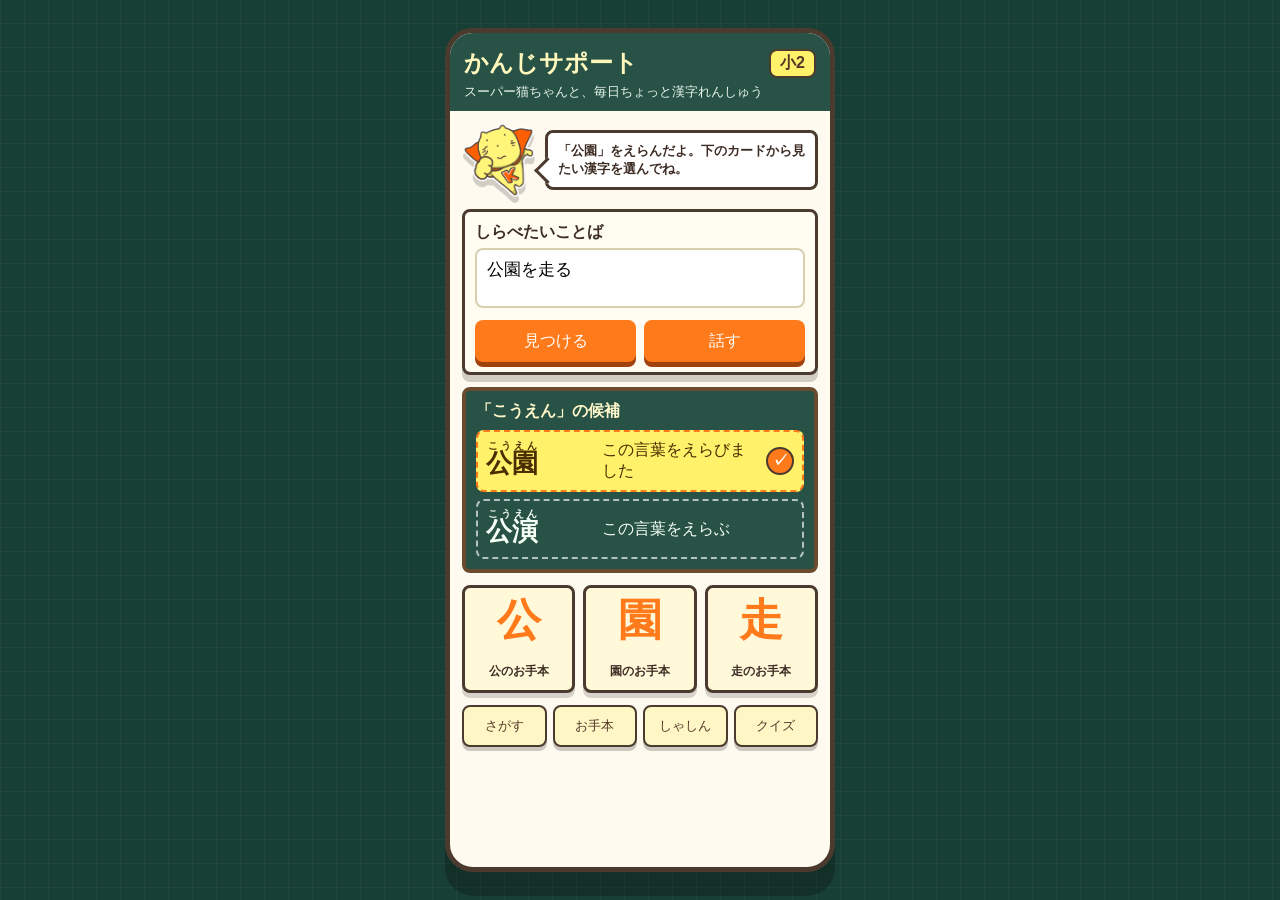
<file: design-mockup.html>
<!doctype html>
<html lang="ja">
<head>
  <meta charset="utf-8">
  <meta name="viewport" content="width=device-width, initial-scale=1">
  <title>かんじサポート デザインモック</title>
  <style>
    :root {
      --board: #183f35;
      --board-light: #285246;
      --cream: #fffaf0;
      --ink: #3e2d25;
      --orange: #ff7a1a;
      --yellow: #fff16a;
      --chalk: #f6fff5;
      font-family: "Yu Gothic UI", "Hiragino Sans", Meiryo, sans-serif;
    }

    * { box-sizing: border-box; }

    body {
      margin: 0;
      min-height: 100vh;
      display: grid;
      place-items: center;
      background:
        linear-gradient(90deg, rgba(255,255,255,.04) 1px, transparent 1px),
        linear-gradient(0deg, rgba(255,255,255,.04) 1px, transparent 1px),
        var(--board);
      background-size: 24px 24px;
      color: var(--ink);
    }

    .phone {
      width: min(390px, 100vw);
      min-height: 844px;
      background: var(--cream);
      border: 5px solid #4b3a2e;
      border-radius: 28px;
      box-shadow: 0 24px 0 rgba(0,0,0,.24);
      overflow: hidden;
    }

    .top {
      padding: 14px 14px 10px;
      background: var(--board-light);
      color: #fff8bd;
    }

    .title {
      display: flex;
      justify-content: space-between;
      align-items: center;
      gap: 8px;
    }

    h1 {
      margin: 0;
      font-size: 24px;
      letter-spacing: 0;
    }

    .badge {
      background: var(--yellow);
      color: #523728;
      border: 2px solid #4b3a2e;
      border-radius: 8px;
      padding: 2px 9px;
      font-weight: 900;
    }

    .top p {
      margin: 4px 0 0;
      font-size: 13px;
      color: #e8f5ee;
    }

    .content {
      padding: 12px;
      display: grid;
      gap: 12px;
    }

    .guide {
      display: grid;
      grid-template-columns: 74px 1fr;
      gap: 9px;
      align-items: center;
    }

    .guide img {
      width: 74px;
      height: 74px;
      object-fit: contain;
      filter: drop-shadow(0 6px 0 rgba(0,0,0,.18));
    }

    .bubble {
      position: relative;
      background: #fff;
      border: 3px solid #4b3a2e;
      border-radius: 8px;
      padding: 9px 10px;
      font-weight: 900;
      font-size: 13px;
    }

    .bubble::before {
      content: "";
      position: absolute;
      left: -10px;
      top: 28px;
      width: 16px;
      height: 16px;
      background: #fff;
      border-left: 3px solid #4b3a2e;
      border-bottom: 3px solid #4b3a2e;
      transform: rotate(45deg);
    }

    .panel {
      border: 3px solid #4b3a2e;
      border-radius: 8px;
      background: #fffdf2;
      box-shadow: 0 7px 0 rgba(0,0,0,.18);
      padding: 10px;
    }

    label {
      display: block;
      font-weight: 900;
      margin-bottom: 5px;
    }

    textarea {
      width: 100%;
      min-height: 48px;
      border: 2px solid #d8cfae;
      border-radius: 8px;
      padding: 8px 10px;
      resize: none;
      font: inherit;
      font-size: 17px;
    }

    .actions {
      display: grid;
      grid-template-columns: 1fr 1fr;
      gap: 8px;
      margin-top: 8px;
    }

    button {
      min-height: 42px;
      border: 0;
      border-radius: 8px;
      background: var(--orange);
      color: #fff;
      font-weight: 900;
      box-shadow: 0 5px 0 #9f420d;
      font: inherit;
    }

    .board {
      background: var(--board-light);
      border: 4px solid #6b4b2e;
      border-radius: 8px;
      padding: 10px;
      color: var(--chalk);
    }

    .board-title {
      color: #fff7ca;
      font-weight: 900;
      margin-bottom: 8px;
    }

    .word-option {
      display: grid;
      grid-template-columns: 108px 1fr auto;
      gap: 8px;
      align-items: center;
      border: 2px dashed rgba(255,255,255,.65);
      border-radius: 8px;
      padding: 8px;
      margin-top: 7px;
    }

    .word-option.selected {
      background: var(--yellow);
      color: #4b2d00;
      border-color: var(--orange);
    }

    .check {
      display: grid;
      place-items: center;
      width: 28px;
      height: 28px;
      border: 2px solid #4b3a2e;
      border-radius: 999px;
      background: var(--orange);
      color: #fff;
      font-weight: 900;
    }

    .word {
      font-size: 26px;
      font-weight: 900;
    }

    .word rt {
      font-size: 10px;
    }

    .cards {
      display: grid;
      grid-template-columns: repeat(3, 1fr);
      gap: 8px;
    }

    .card {
      display: grid;
      place-items: center;
      gap: 2px;
      min-height: 108px;
      border: 3px solid #4b3a2e;
      border-radius: 8px;
      background: #fff8d9;
      box-shadow: 0 5px 0 rgba(0,0,0,.16);
    }

    .card b {
      font-size: 44px;
      color: var(--orange);
      line-height: 1;
    }

    .card span {
      font-size: 12px;
      font-weight: 900;
      text-align: center;
    }

    .tabs {
      display: grid;
      grid-template-columns: repeat(4, 1fr);
      gap: 6px;
    }

    .tab {
      background: #fff6c5;
      color: #523728;
      border: 2px solid #4b3a2e;
      box-shadow: 0 4px 0 rgba(0,0,0,.2);
      font-size: 13px;
    }
  </style>
</head>
<body>
  <div class="phone">
    <div class="top">
      <div class="title">
        <h1>かんじサポート</h1>
        <span class="badge">小2</span>
      </div>
      <p>スーパー猫ちゃんと、毎日ちょっと漢字れんしゅう</p>
    </div>
    <div class="content">
      <div class="guide">
        <img src="assets/super-cat.png" alt="スーパー猫ちゃん">
        <div class="bubble">「公園」をえらんだよ。下のカードから見たい漢字を選んでね。</div>
      </div>

      <div class="panel">
        <label>しらべたいことば</label>
        <textarea>公園を走る</textarea>
        <div class="actions">
          <button>見つける</button>
          <button>話す</button>
        </div>
      </div>

      <div class="board">
        <div class="board-title">「こうえん」の候補</div>
        <div class="word-option selected">
          <div class="word"><ruby>公<rt>こう</rt></ruby><ruby>園<rt>えん</rt></ruby></div>
          <div>この言葉をえらびました</div>
          <div class="check">✓</div>
        </div>
        <div class="word-option">
          <div class="word"><ruby>公<rt>こう</rt></ruby><ruby>演<rt>えん</rt></ruby></div>
          <div>この言葉をえらぶ</div>
          <div></div>
        </div>
      </div>

      <div class="cards">
        <div class="card"><b>公</b><span>公のお手本</span></div>
        <div class="card"><b>園</b><span>園のお手本</span></div>
        <div class="card"><b>走</b><span>走のお手本</span></div>
      </div>

      <div class="tabs">
        <button class="tab">さがす</button>
        <button class="tab">お手本</button>
        <button class="tab">しゃしん</button>
        <button class="tab">クイズ</button>
      </div>
    </div>
  </div>
</body>
</html>
</file>
